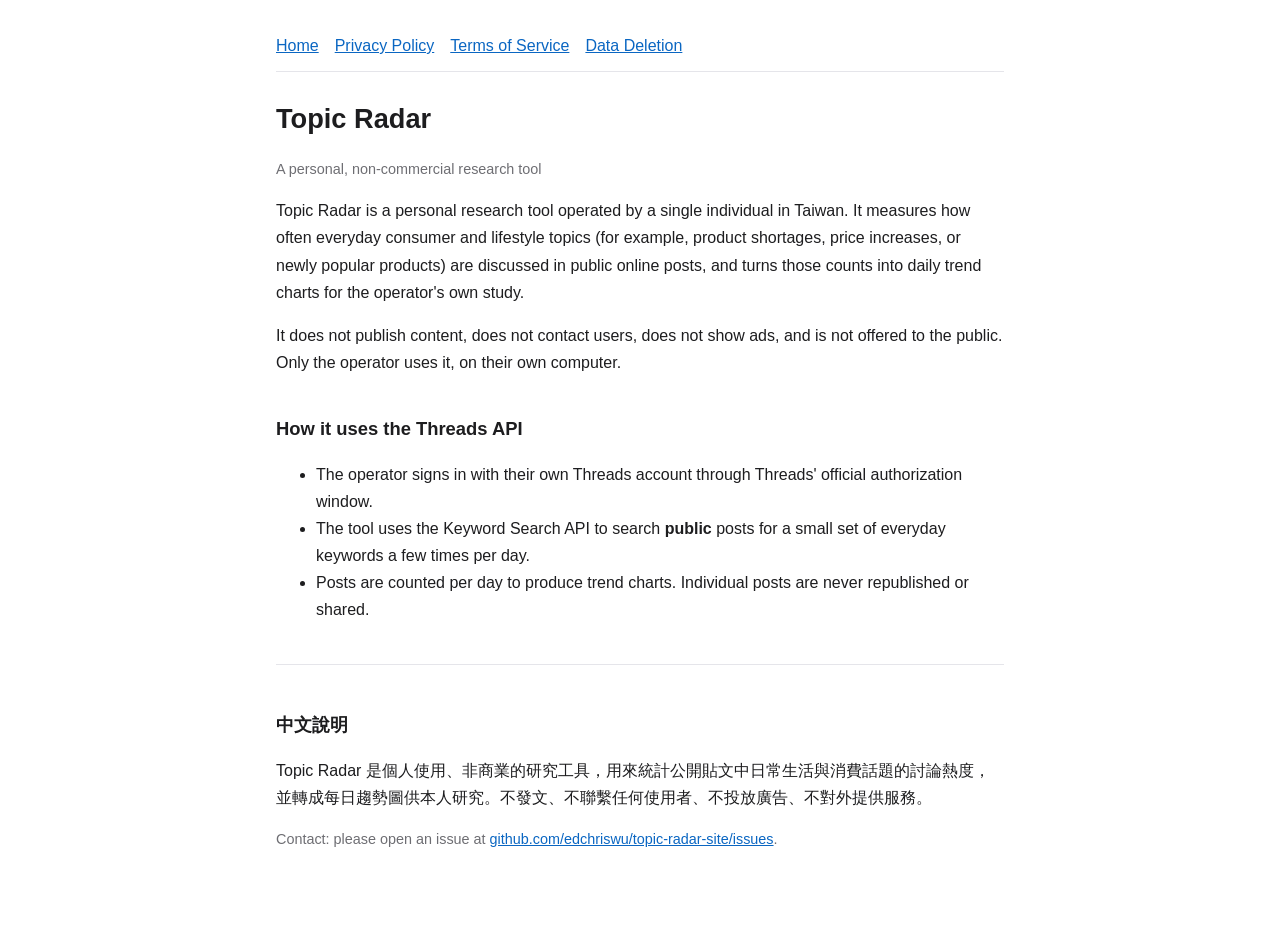
<file: index.html>
<!doctype html>
<html lang="en"><head><meta charset="utf-8"><meta name="viewport" content="width=device-width, initial-scale=1"><title>Topic Radar</title><link rel="stylesheet" href="style.css"></head>
<body><main>
<nav><a href="./">Home</a><a href="privacy.html">Privacy Policy</a><a href="terms.html">Terms of Service</a><a href="data-deletion.html">Data Deletion</a></nav>
<h1>Topic Radar</h1>
<p class="muted">A personal, non-commercial research tool</p>
<p>Topic Radar is a personal research tool operated by a single individual in Taiwan. It measures how often everyday consumer and lifestyle topics (for example, product shortages, price increases, or newly popular products) are discussed in public online posts, and turns those counts into daily trend charts for the operator's own study.</p>
<p>It does not publish content, does not contact users, does not show ads, and is not offered to the public. Only the operator uses it, on their own computer.</p>
<h2>How it uses the Threads API</h2>
<ul>
<li>The operator signs in with their own Threads account through Threads' official authorization window.</li>
<li>The tool uses the Keyword Search API to search <strong>public</strong> posts for a small set of everyday keywords a few times per day.</li>
<li>Posts are counted per day to produce trend charts. Individual posts are never republished or shared.</li>
</ul>
<div class="zh"><h2>中文說明</h2>
<p>Topic Radar 是個人使用、非商業的研究工具，用來統計公開貼文中日常生活與消費話題的討論熱度，並轉成每日趨勢圖供本人研究。不發文、不聯繫任何使用者、不投放廣告、不對外提供服務。</p></div>
<p class="muted">Contact: please open an issue at <a href="https://github.com/edchriswu/topic-radar-site/issues">github.com/edchriswu/topic-radar-site/issues</a>.</p>
</main></body></html>
</file>
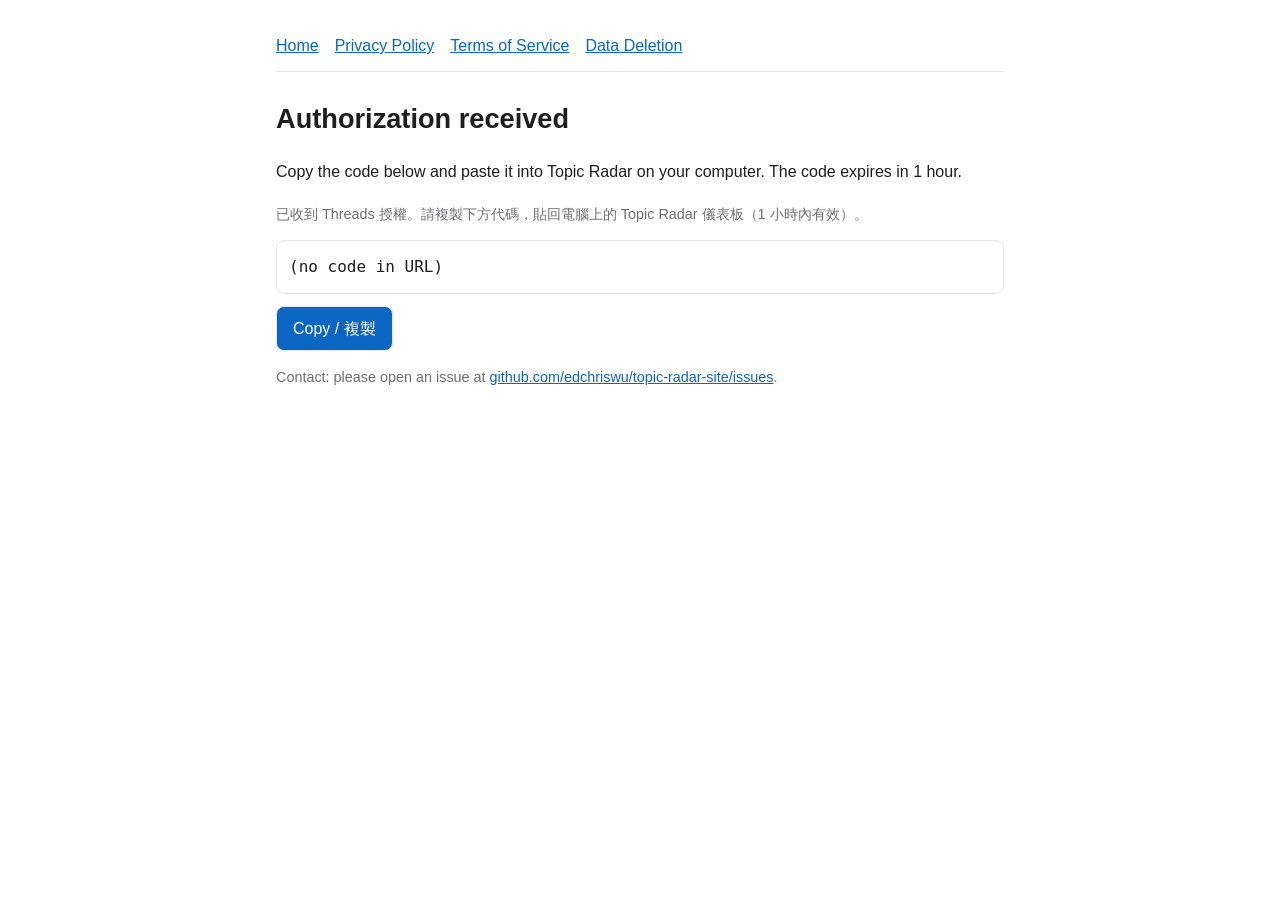
<file: callback/index.html>
<!doctype html>
<html lang="en"><head><meta charset="utf-8"><meta name="viewport" content="width=device-width, initial-scale=1"><title>Authorization – Topic Radar</title><link rel="stylesheet" href="../style.css"></head>
<body><main>
<nav><a href="../">Home</a><a href="../privacy.html">Privacy Policy</a><a href="../terms.html">Terms of Service</a><a href="../data-deletion.html">Data Deletion</a></nav>
<h1>Authorization received</h1>
<p>Copy the code below and paste it into Topic Radar on your computer. The code expires in 1 hour.</p>
<p class="muted">已收到 Threads 授權。請複製下方代碼，貼回電腦上的 Topic Radar 儀表板（1 小時內有效）。</p>
<span class="box" id="code">(no code in URL)</span>
<button id="copy" type="button">Copy / 複製</button>
<p id="err" class="muted"></p>
<script>
  const p = new URLSearchParams(location.search);
  const code = (p.get("code") || "").replace(/#_$/, "");
  if (code) document.getElementById("code").textContent = code;
  if (p.get("error")) document.getElementById("err").textContent = "Error: " + p.get("error") + " " + (p.get("error_description") || "");
  document.getElementById("copy").onclick = () => navigator.clipboard.writeText(code).then(() => { document.getElementById("copy").textContent = "Copied ✓ 已複製"; });
</script>
<p class="muted">Contact: please open an issue at <a href="https://github.com/edchriswu/topic-radar-site/issues">github.com/edchriswu/topic-radar-site/issues</a>.</p>
</main></body></html>
</file>
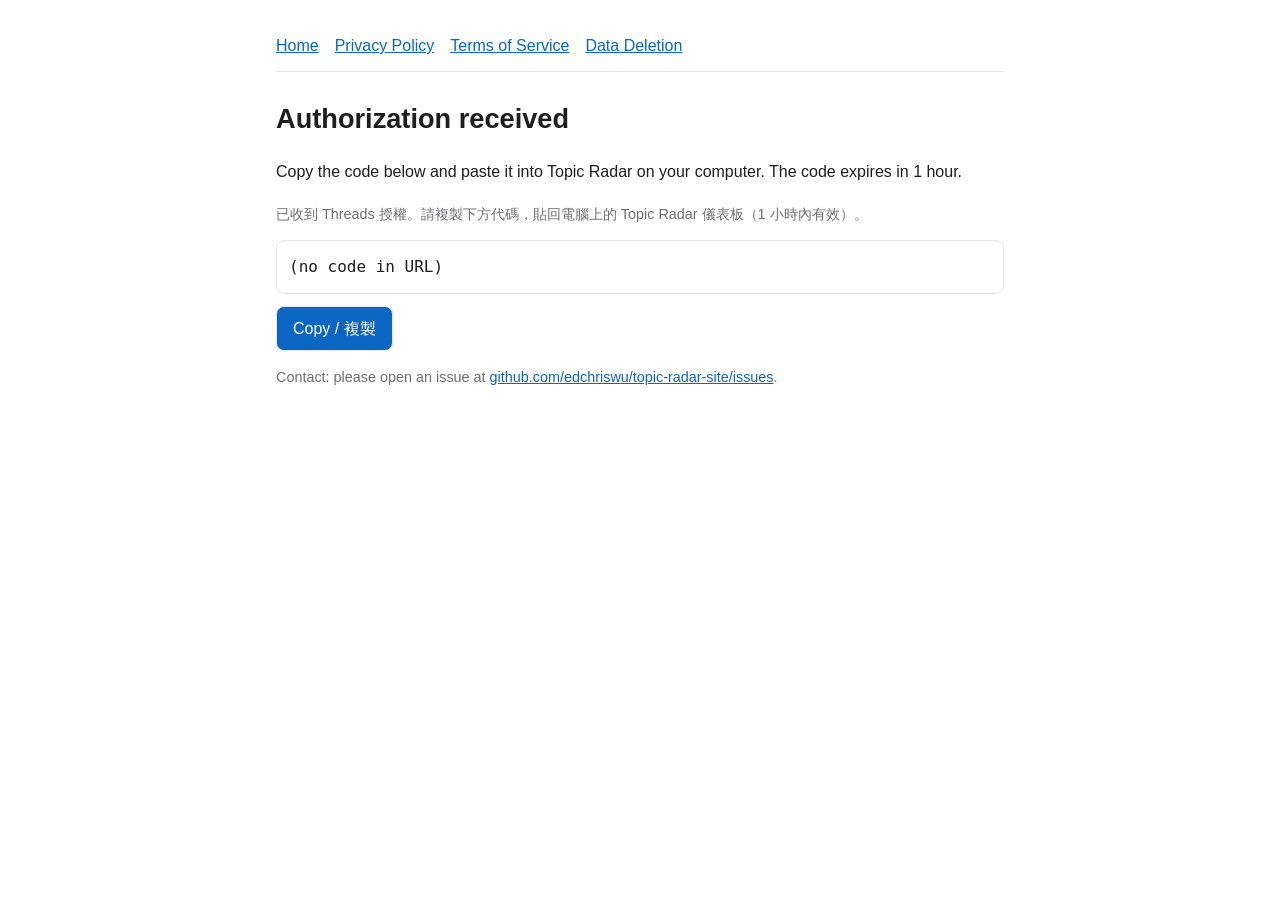
<file: callback.html>
<!doctype html>
<html lang="en"><head><meta charset="utf-8"><meta name="viewport" content="width=device-width, initial-scale=1"><title>Authorization – Topic Radar</title><link rel="stylesheet" href="style.css"></head>
<body><main>
<nav><a href="./">Home</a><a href="privacy.html">Privacy Policy</a><a href="terms.html">Terms of Service</a><a href="data-deletion.html">Data Deletion</a></nav>
<h1>Authorization received</h1>
<p>Copy the code below and paste it into Topic Radar on your computer. The code expires in 1 hour.</p>
<p class="muted">已收到 Threads 授權。請複製下方代碼，貼回電腦上的 Topic Radar 儀表板（1 小時內有效）。</p>
<span class="box" id="code">(no code in URL)</span>
<button id="copy" type="button">Copy / 複製</button>
<p id="err" class="muted"></p>
<script>
  const p = new URLSearchParams(location.search);
  const code = (p.get("code") || "").replace(/#_$/, "");
  if (code) document.getElementById("code").textContent = code;
  if (p.get("error")) document.getElementById("err").textContent = "Error: " + p.get("error") + " " + (p.get("error_description") || "");
  document.getElementById("copy").onclick = () => navigator.clipboard.writeText(code).then(() => { document.getElementById("copy").textContent = "Copied ✓ 已複製"; });
</script>
<p class="muted">Contact: please open an issue at <a href="https://github.com/edchriswu/topic-radar-site/issues">github.com/edchriswu/topic-radar-site/issues</a>.</p>
</main></body></html>
</file>
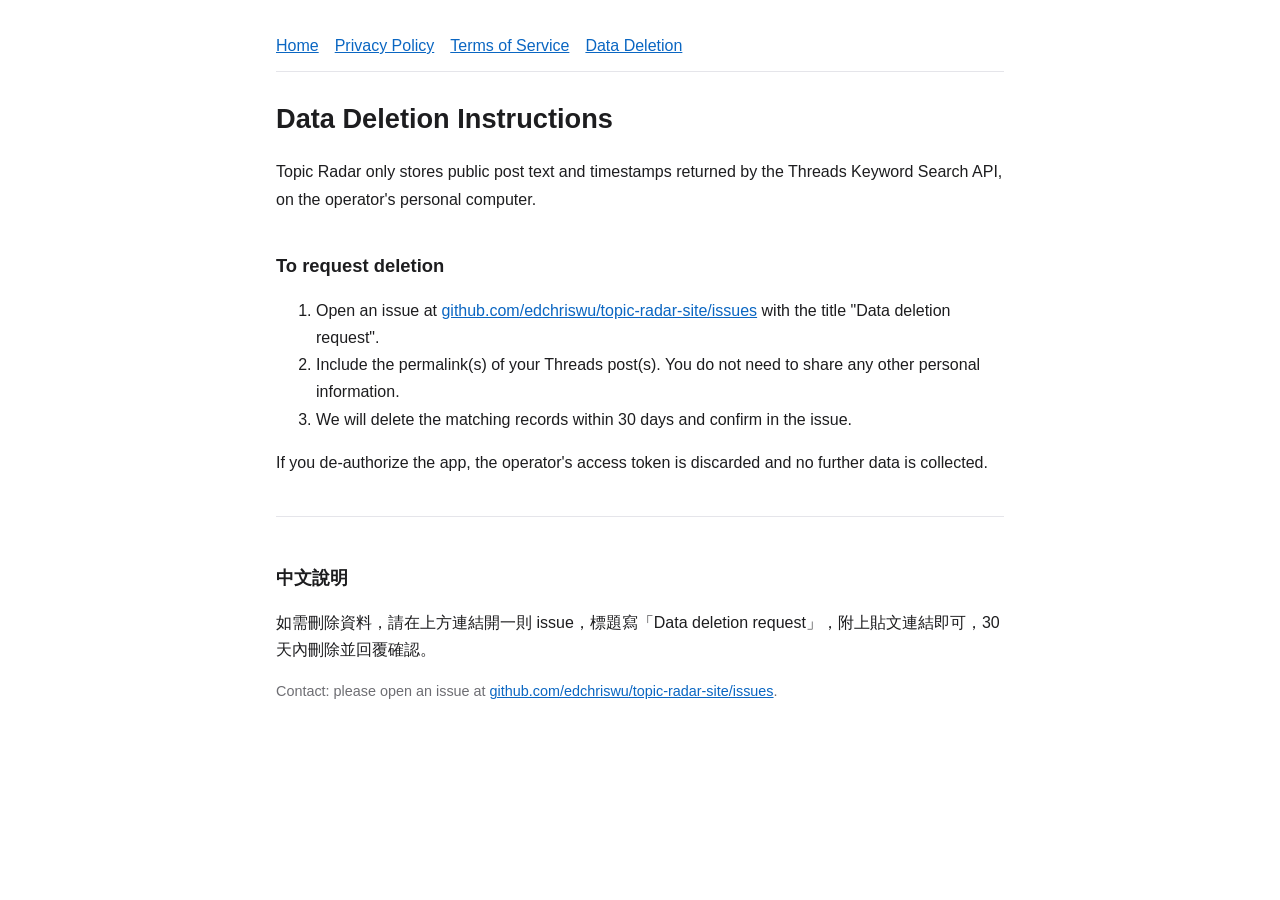
<file: data-deletion.html>
<!doctype html>
<html lang="en"><head><meta charset="utf-8"><meta name="viewport" content="width=device-width, initial-scale=1"><title>Data Deletion – Topic Radar</title><link rel="stylesheet" href="style.css"></head>
<body><main>
<nav><a href="./">Home</a><a href="privacy.html">Privacy Policy</a><a href="terms.html">Terms of Service</a><a href="data-deletion.html">Data Deletion</a></nav>
<h1>Data Deletion Instructions</h1>
<p>Topic Radar only stores public post text and timestamps returned by the Threads Keyword Search API, on the operator's personal computer.</p>
<h2>To request deletion</h2>
<ol>
<li>Open an issue at <a href="https://github.com/edchriswu/topic-radar-site/issues">github.com/edchriswu/topic-radar-site/issues</a> with the title "Data deletion request".</li>
<li>Include the permalink(s) of your Threads post(s). You do not need to share any other personal information.</li>
<li>We will delete the matching records within 30 days and confirm in the issue.</li>
</ol>
<p>If you de-authorize the app, the operator's access token is discarded and no further data is collected.</p>
<div class="zh"><h2>中文說明</h2><p>如需刪除資料，請在上方連結開一則 issue，標題寫「Data deletion request」，附上貼文連結即可，30 天內刪除並回覆確認。</p></div>
<p class="muted">Contact: please open an issue at <a href="https://github.com/edchriswu/topic-radar-site/issues">github.com/edchriswu/topic-radar-site/issues</a>.</p>
</main></body></html>
</file>
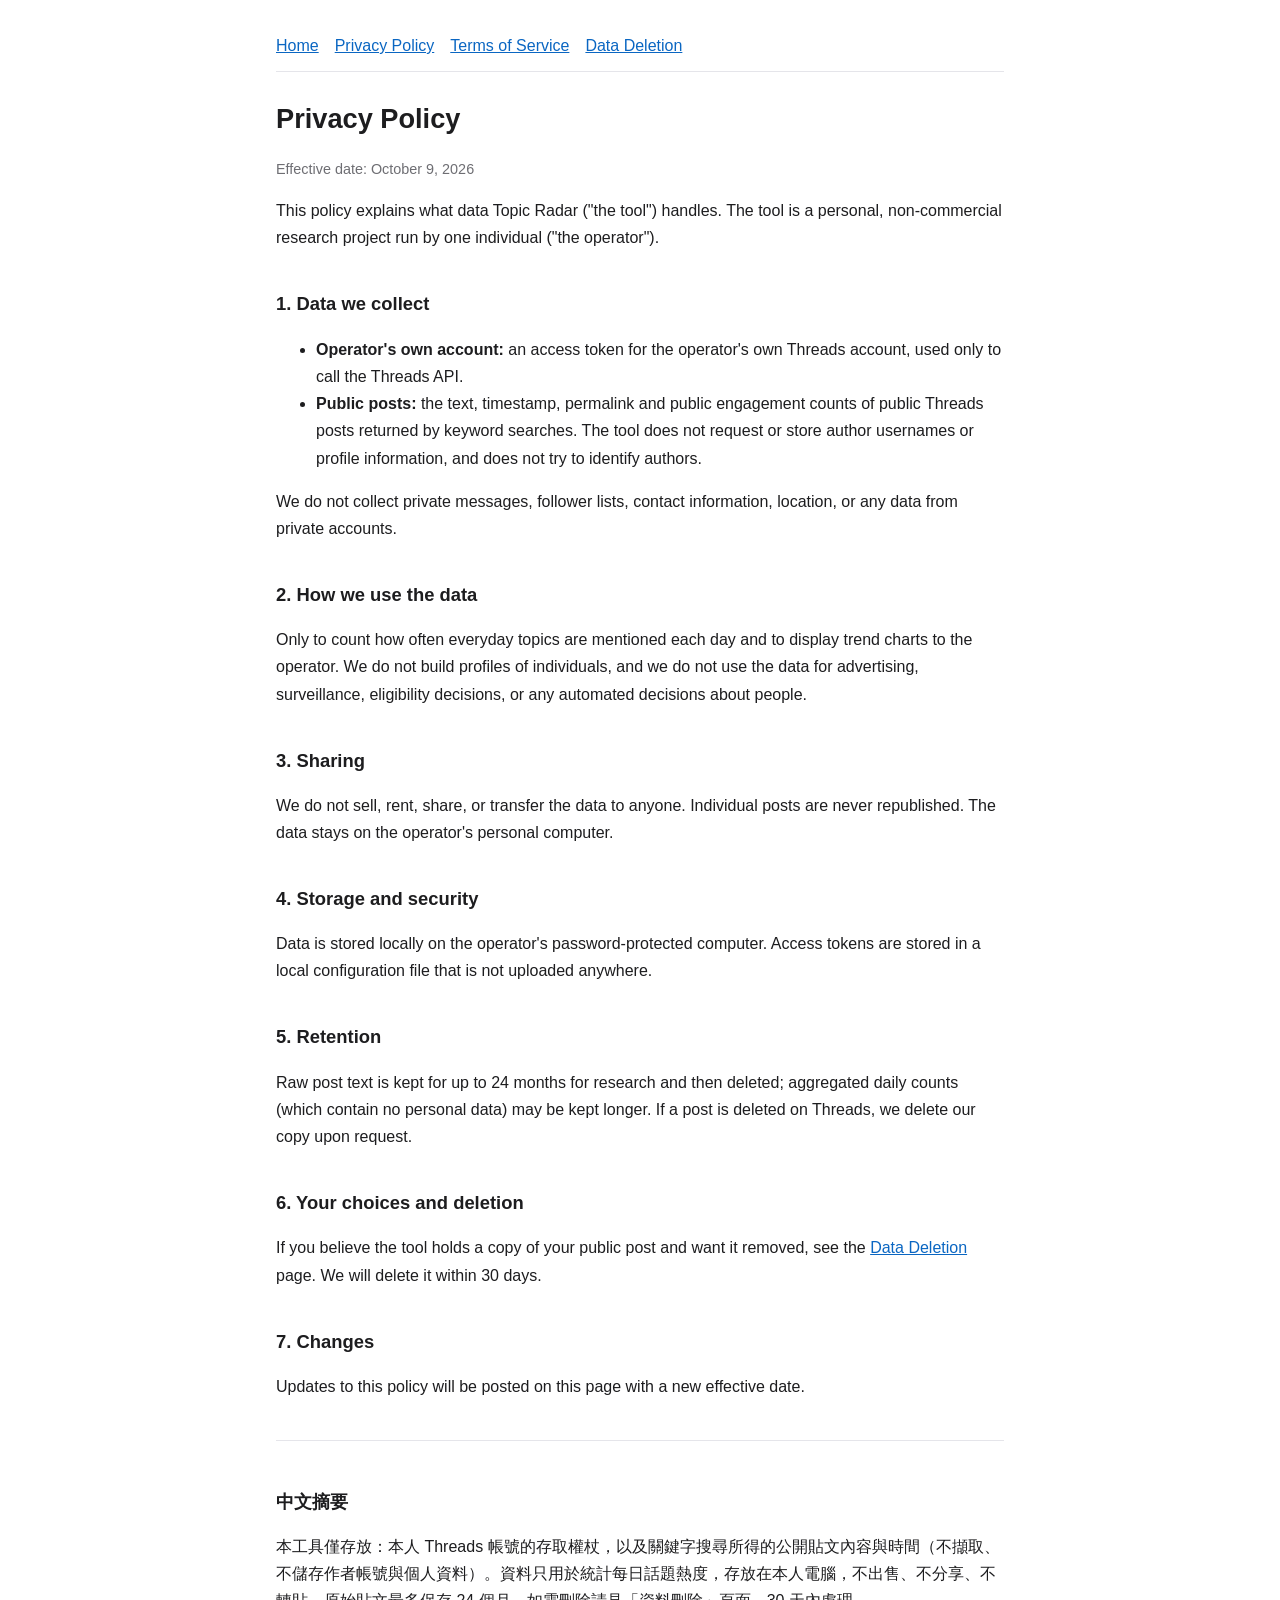
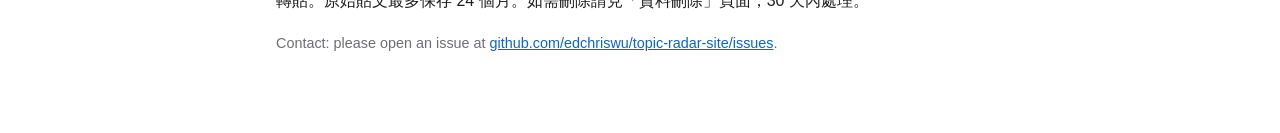
<file: privacy.html>
<!doctype html>
<html lang="en"><head><meta charset="utf-8"><meta name="viewport" content="width=device-width, initial-scale=1"><title>Privacy Policy – Topic Radar</title><link rel="stylesheet" href="style.css"></head>
<body><main>
<nav><a href="./">Home</a><a href="privacy.html">Privacy Policy</a><a href="terms.html">Terms of Service</a><a href="data-deletion.html">Data Deletion</a></nav>
<h1>Privacy Policy</h1>
<p class="muted">Effective date: October 9, 2026</p>
<p>This policy explains what data Topic Radar ("the tool") handles. The tool is a personal, non-commercial research project run by one individual ("the operator").</p>
<h2>1. Data we collect</h2>
<ul>
<li><strong>Operator's own account:</strong> an access token for the operator's own Threads account, used only to call the Threads API.</li>
<li><strong>Public posts:</strong> the text, timestamp, permalink and public engagement counts of public Threads posts returned by keyword searches. The tool does not request or store author usernames or profile information, and does not try to identify authors.</li>
</ul>
<p>We do not collect private messages, follower lists, contact information, location, or any data from private accounts.</p>
<h2>2. How we use the data</h2>
<p>Only to count how often everyday topics are mentioned each day and to display trend charts to the operator. We do not build profiles of individuals, and we do not use the data for advertising, surveillance, eligibility decisions, or any automated decisions about people.</p>
<h2>3. Sharing</h2>
<p>We do not sell, rent, share, or transfer the data to anyone. Individual posts are never republished. The data stays on the operator's personal computer.</p>
<h2>4. Storage and security</h2>
<p>Data is stored locally on the operator's password-protected computer. Access tokens are stored in a local configuration file that is not uploaded anywhere.</p>
<h2>5. Retention</h2>
<p>Raw post text is kept for up to 24 months for research and then deleted; aggregated daily counts (which contain no personal data) may be kept longer. If a post is deleted on Threads, we delete our copy upon request.</p>
<h2>6. Your choices and deletion</h2>
<p>If you believe the tool holds a copy of your public post and want it removed, see the <a href="data-deletion.html">Data Deletion</a> page. We will delete it within 30 days.</p>
<h2>7. Changes</h2>
<p>Updates to this policy will be posted on this page with a new effective date.</p>
<div class="zh"><h2>中文摘要</h2>
<p>本工具僅存放：本人 Threads 帳號的存取權杖，以及關鍵字搜尋所得的公開貼文內容與時間（不擷取、不儲存作者帳號與個人資料）。資料只用於統計每日話題熱度，存放在本人電腦，不出售、不分享、不轉貼。原始貼文最多保存 24 個月。如需刪除請見「資料刪除」頁面，30 天內處理。</p></div>
<p class="muted">Contact: please open an issue at <a href="https://github.com/edchriswu/topic-radar-site/issues">github.com/edchriswu/topic-radar-site/issues</a>.</p>
</main></body></html>
</file>
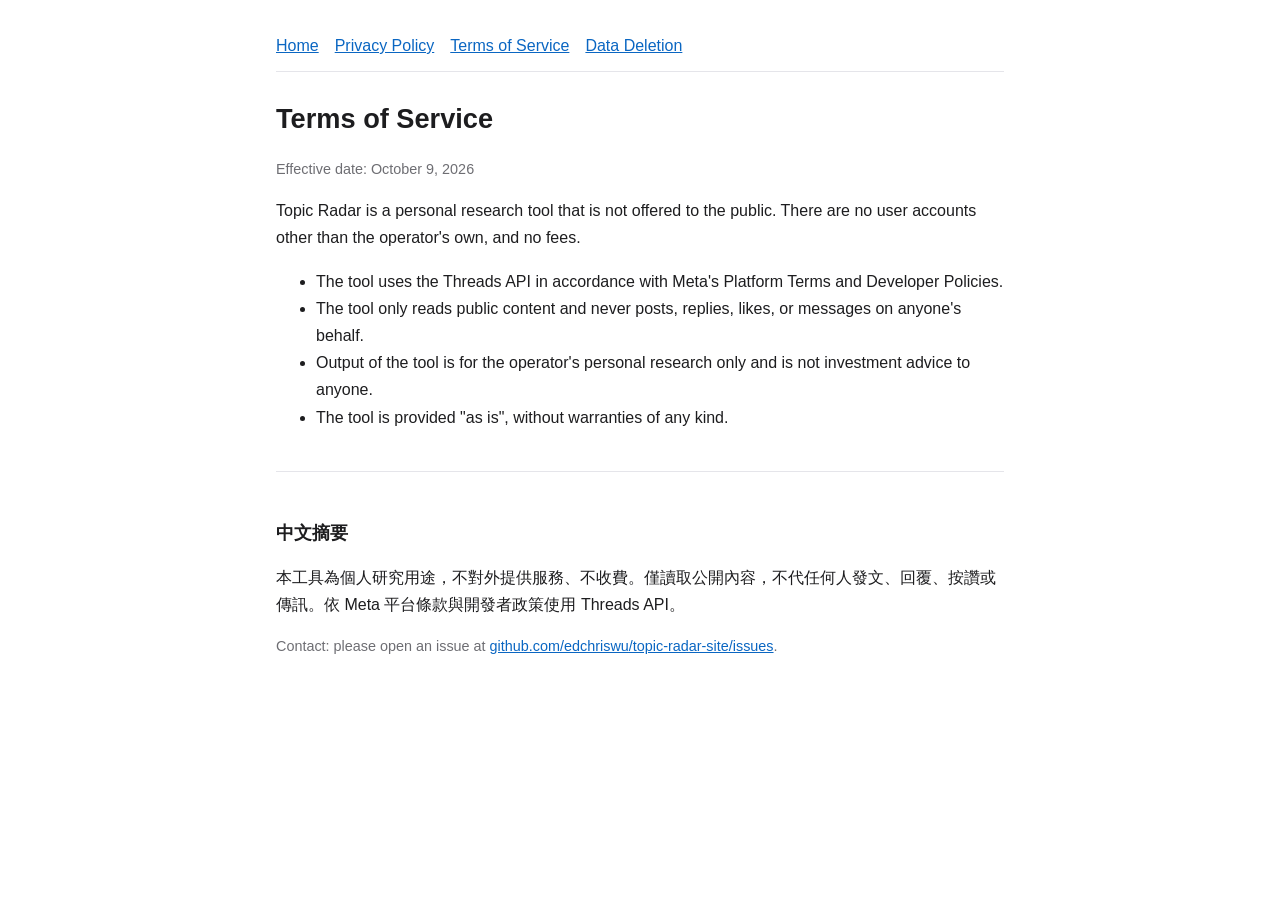
<file: terms.html>
<!doctype html>
<html lang="en"><head><meta charset="utf-8"><meta name="viewport" content="width=device-width, initial-scale=1"><title>Terms of Service – Topic Radar</title><link rel="stylesheet" href="style.css"></head>
<body><main>
<nav><a href="./">Home</a><a href="privacy.html">Privacy Policy</a><a href="terms.html">Terms of Service</a><a href="data-deletion.html">Data Deletion</a></nav>
<h1>Terms of Service</h1>
<p class="muted">Effective date: October 9, 2026</p>
<p>Topic Radar is a personal research tool that is not offered to the public. There are no user accounts other than the operator's own, and no fees.</p>
<ul>
<li>The tool uses the Threads API in accordance with Meta's Platform Terms and Developer Policies.</li>
<li>The tool only reads public content and never posts, replies, likes, or messages on anyone's behalf.</li>
<li>Output of the tool is for the operator's personal research only and is not investment advice to anyone.</li>
<li>The tool is provided "as is", without warranties of any kind.</li>
</ul>
<div class="zh"><h2>中文摘要</h2><p>本工具為個人研究用途，不對外提供服務、不收費。僅讀取公開內容，不代任何人發文、回覆、按讚或傳訊。依 Meta 平台條款與開發者政策使用 Threads API。</p></div>
<p class="muted">Contact: please open an issue at <a href="https://github.com/edchriswu/topic-radar-site/issues">github.com/edchriswu/topic-radar-site/issues</a>.</p>
</main></body></html>
</file>
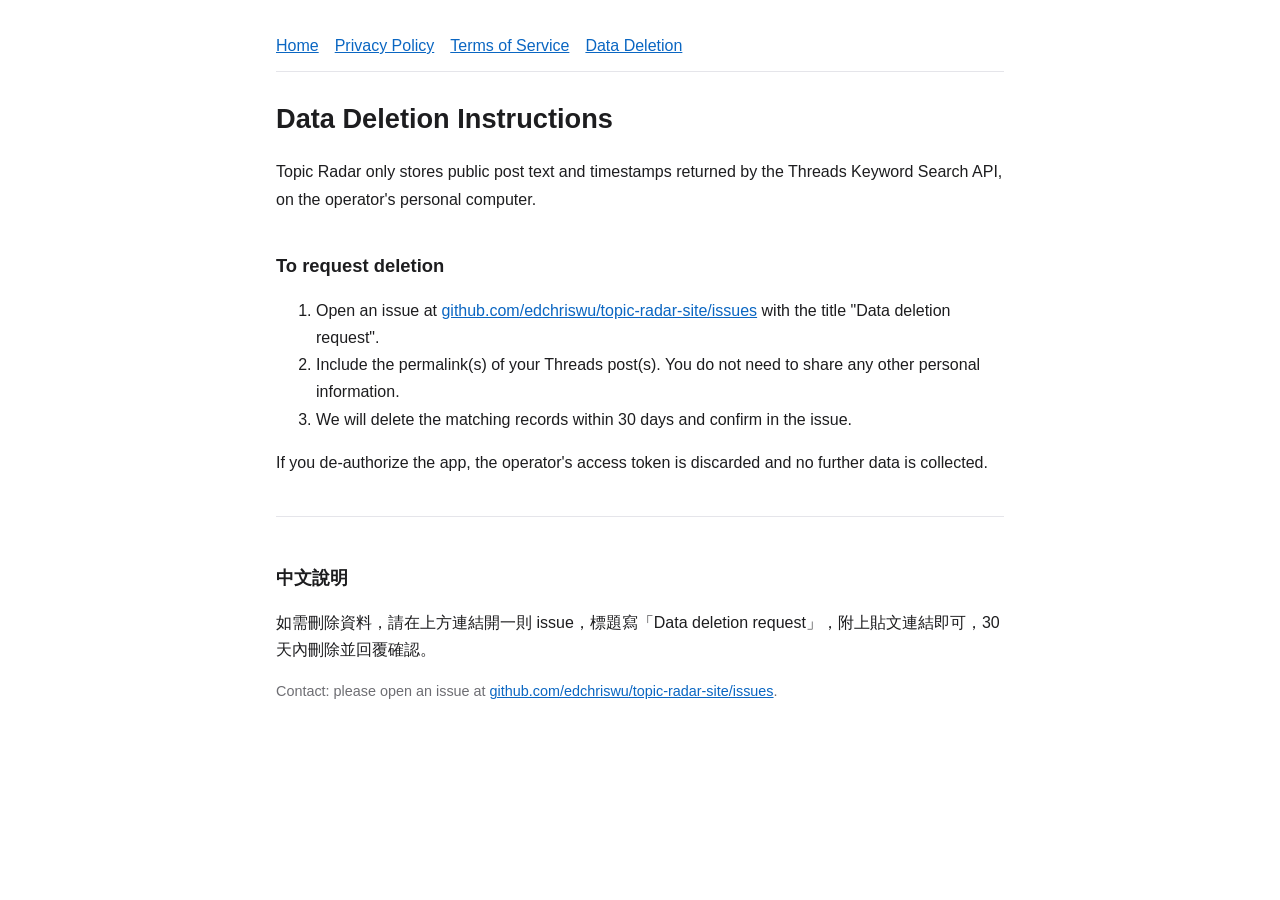
<file: uninstall.html>
<!doctype html>
<html lang="en"><head><meta charset="utf-8"><meta name="viewport" content="width=device-width, initial-scale=1"><title>App Removed – Topic Radar</title><link rel="stylesheet" href="style.css"></head>
<body><main>
<nav><a href="./">Home</a><a href="privacy.html">Privacy Policy</a><a href="terms.html">Terms of Service</a><a href="data-deletion.html">Data Deletion</a></nav>
<h1>Data Deletion Instructions</h1>
<p>Topic Radar only stores public post text and timestamps returned by the Threads Keyword Search API, on the operator's personal computer.</p>
<h2>To request deletion</h2>
<ol>
<li>Open an issue at <a href="https://github.com/edchriswu/topic-radar-site/issues">github.com/edchriswu/topic-radar-site/issues</a> with the title "Data deletion request".</li>
<li>Include the permalink(s) of your Threads post(s). You do not need to share any other personal information.</li>
<li>We will delete the matching records within 30 days and confirm in the issue.</li>
</ol>
<p>If you de-authorize the app, the operator's access token is discarded and no further data is collected.</p>
<div class="zh"><h2>中文說明</h2><p>如需刪除資料，請在上方連結開一則 issue，標題寫「Data deletion request」，附上貼文連結即可，30 天內刪除並回覆確認。</p></div>
<p class="muted">Contact: please open an issue at <a href="https://github.com/edchriswu/topic-radar-site/issues">github.com/edchriswu/topic-radar-site/issues</a>.</p>
</main></body></html>
</file>
<file: style.css>
:root { --bg:#ffffff; --fg:#1d1d1f; --muted:#6e6e73; --line:#e5e5ea; --accent:#0a66c2; }
@media (prefers-color-scheme: dark) { :root { --bg:#111113; --fg:#f2f2f7; --muted:#a1a1a6; --line:#2c2c2e; --accent:#4ea1ff; } }
* { box-sizing: border-box; }
body { margin:0; background:var(--bg); color:var(--fg); font:16px/1.7 -apple-system, "PingFang TC", "Noto Sans TC", sans-serif; }
main { max-width: 760px; margin: 0 auto; padding: 32px 16px 64px; }
h1 { font-size: 1.7rem; margin: 0 0 4px; } h2 { font-size: 1.15rem; margin-top: 2em; }
.muted { color: var(--muted); font-size: .9rem; }
nav { display:flex; gap:16px; flex-wrap:wrap; padding-bottom:12px; margin-bottom:24px; border-bottom:1px solid var(--line); }
a { color: var(--accent); }
.zh { border-top:1px solid var(--line); margin-top:40px; padding-top:8px; }
code, .box { font-family: ui-monospace, Menlo, monospace; }
.box { display:block; word-break:break-all; padding:12px; border:1px solid var(--line); border-radius:8px; margin:12px 0; }
button { font:inherit; padding:8px 16px; border-radius:8px; border:1px solid var(--line); background:var(--accent); color:#fff; cursor:pointer; }
</file>
